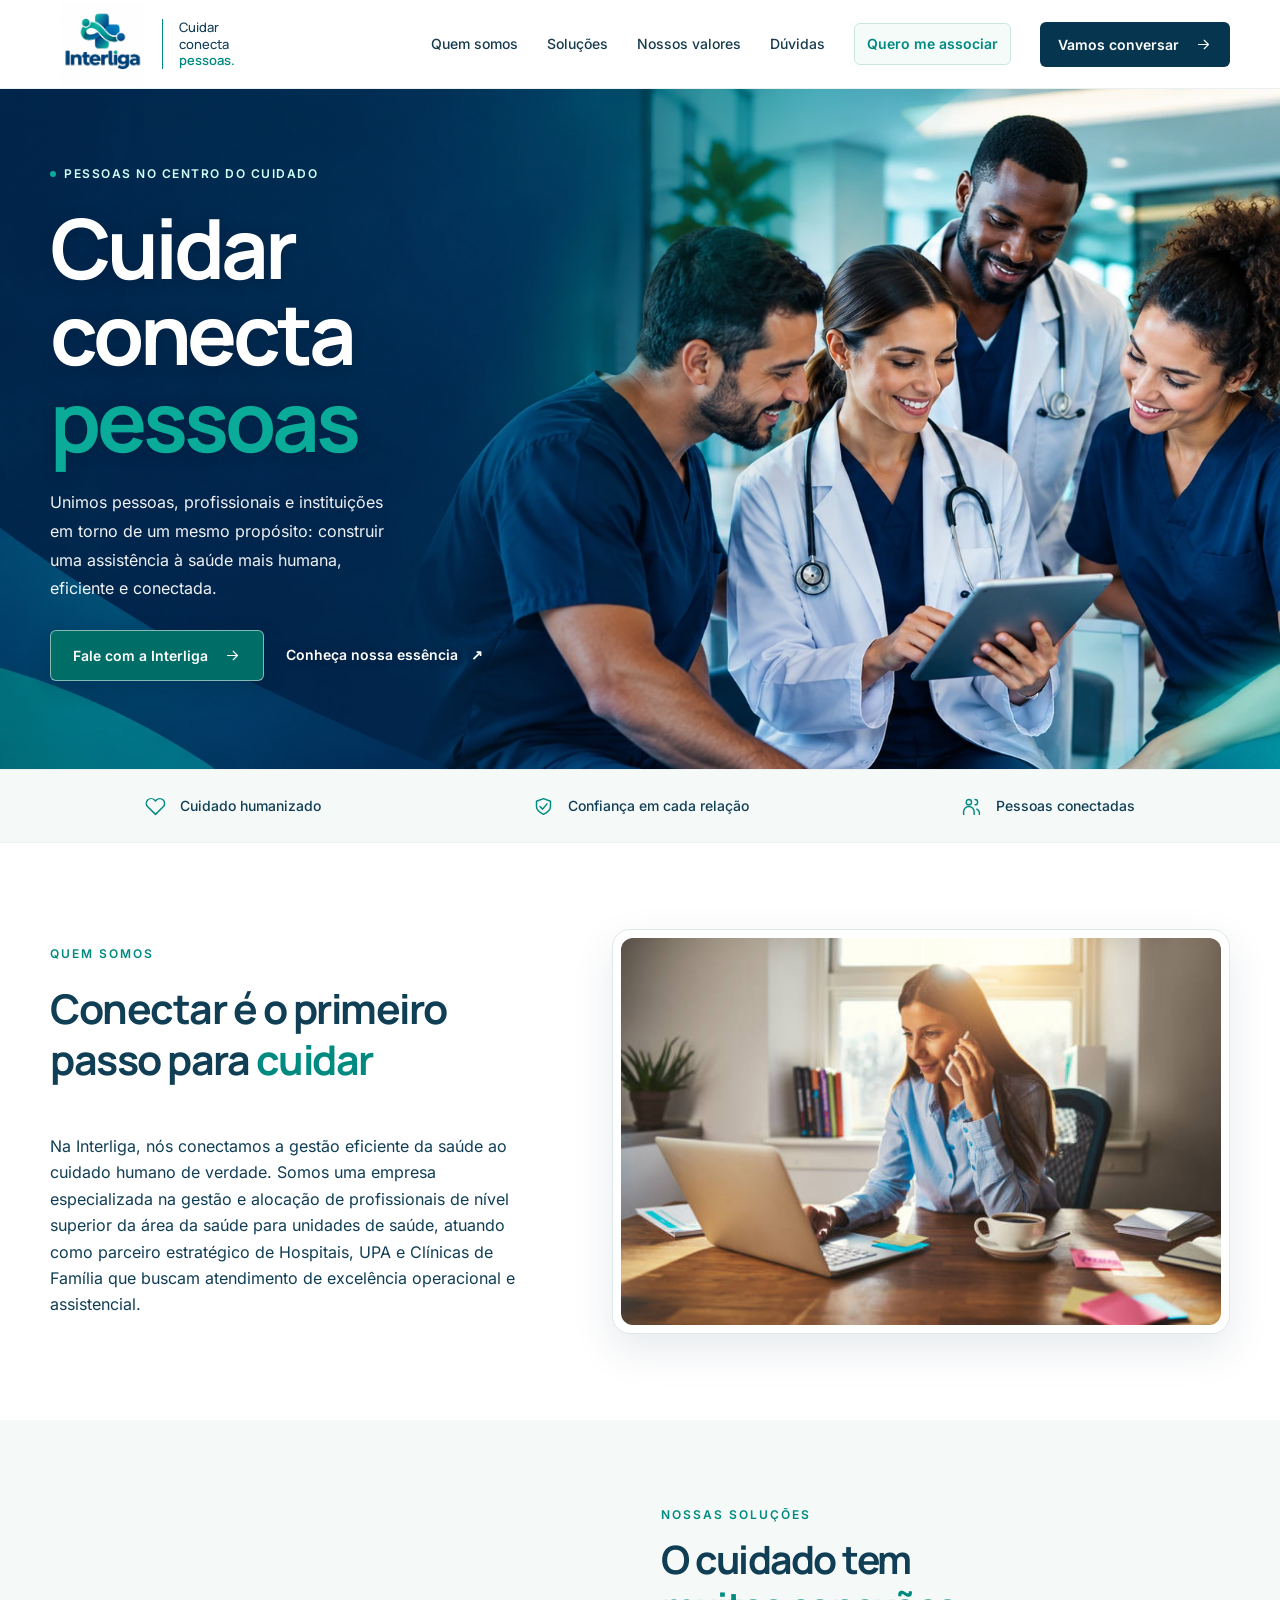
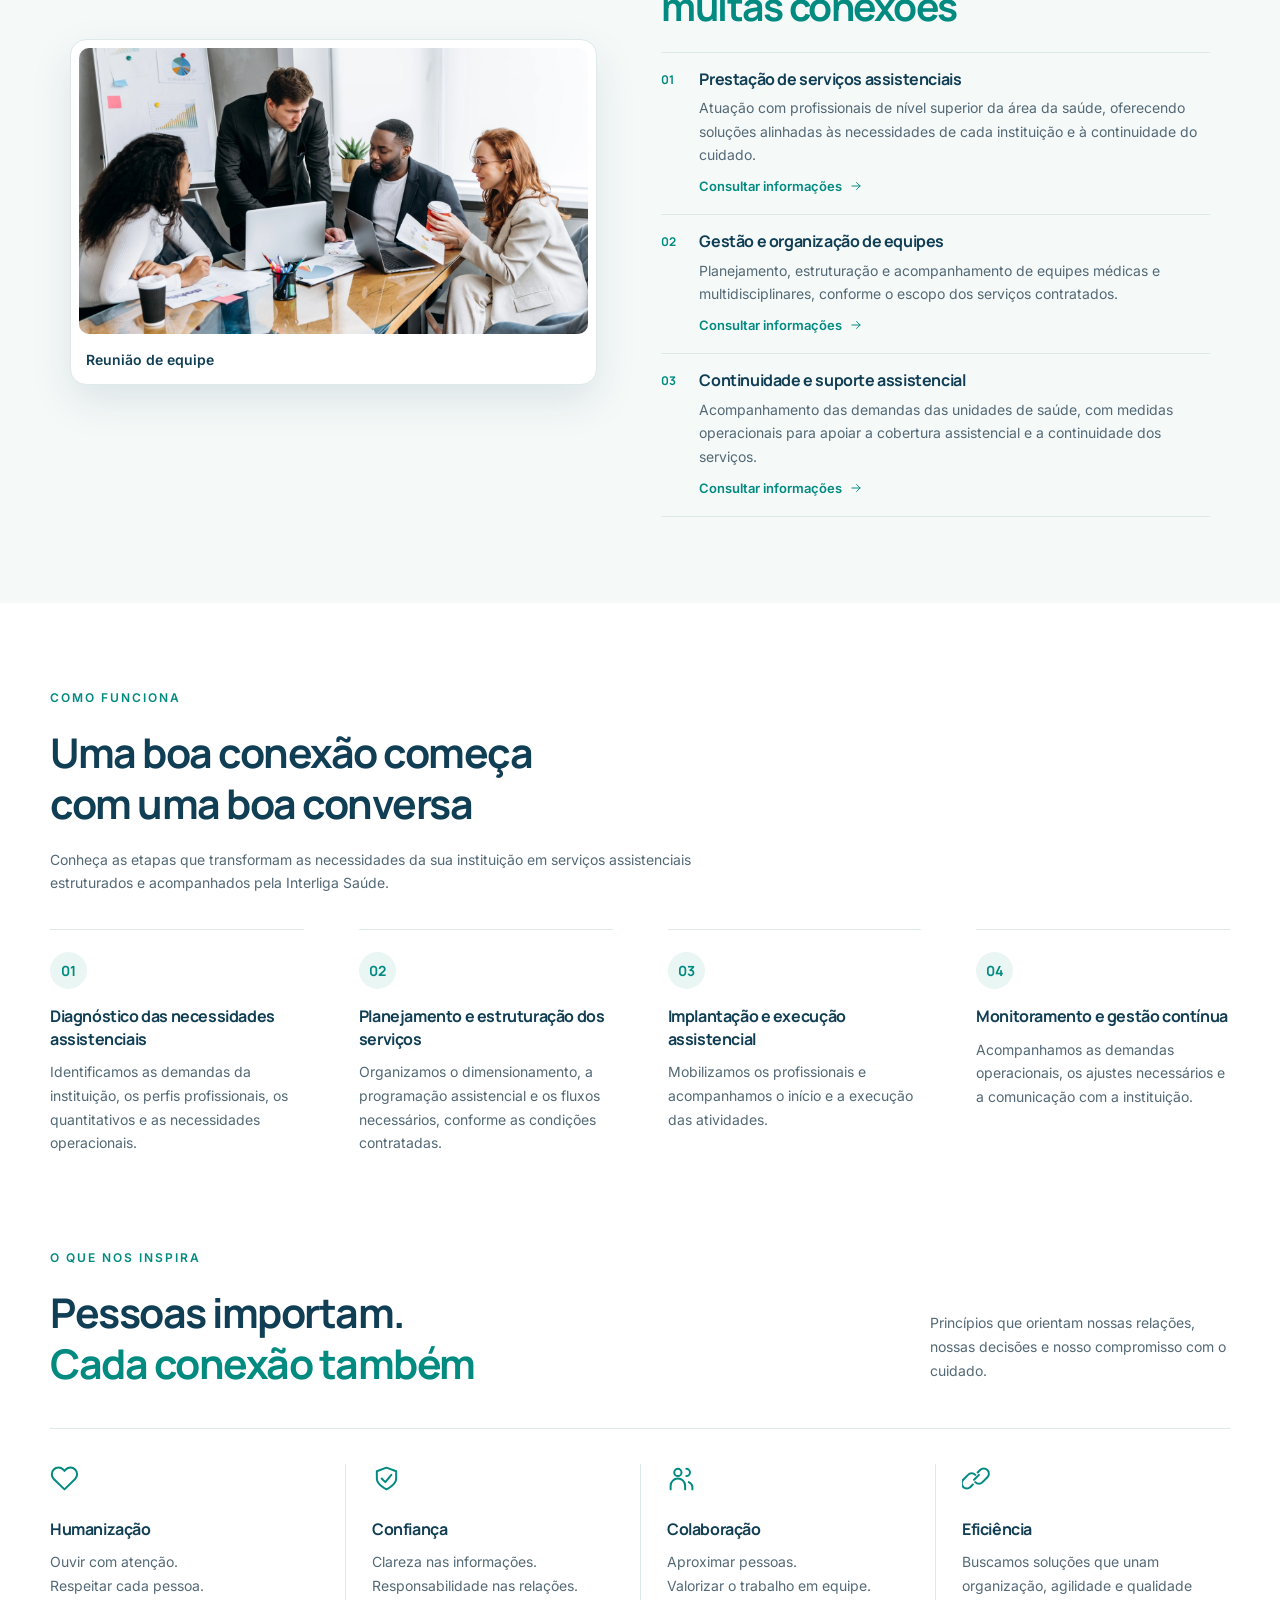
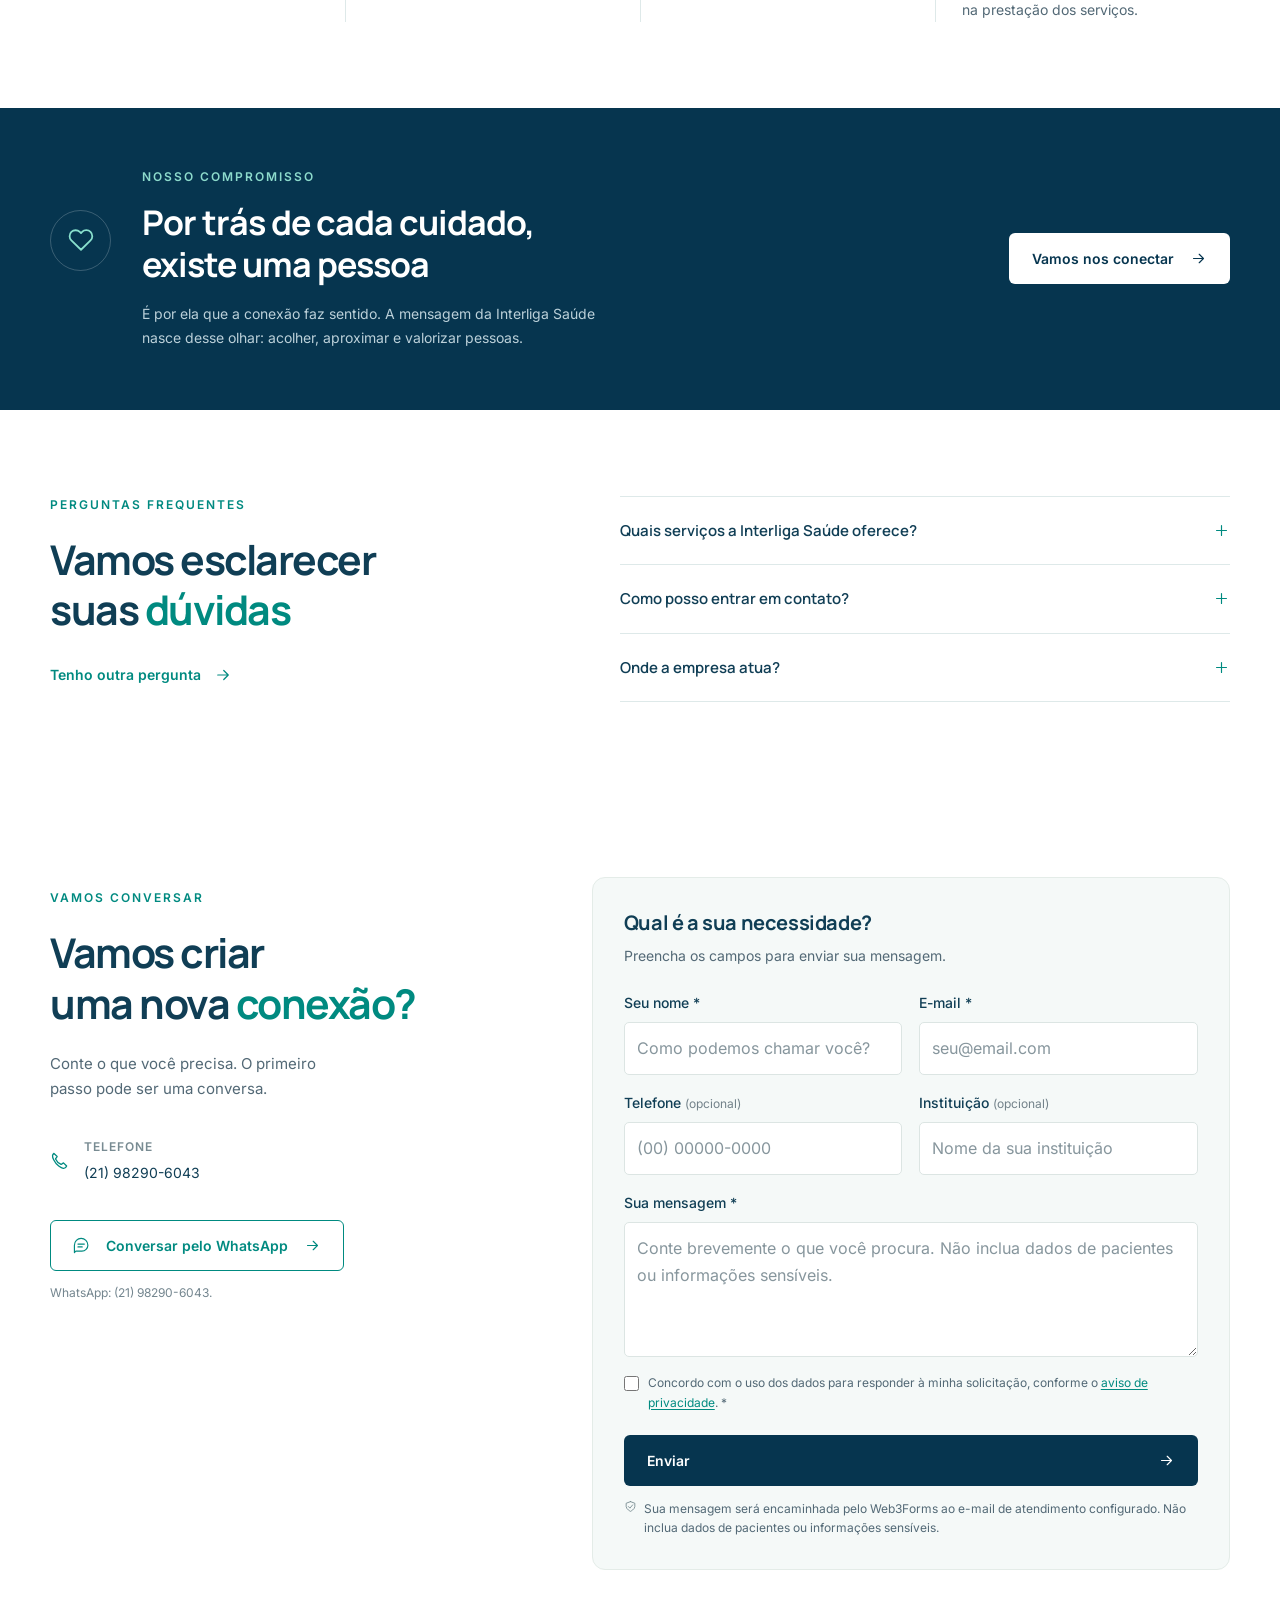
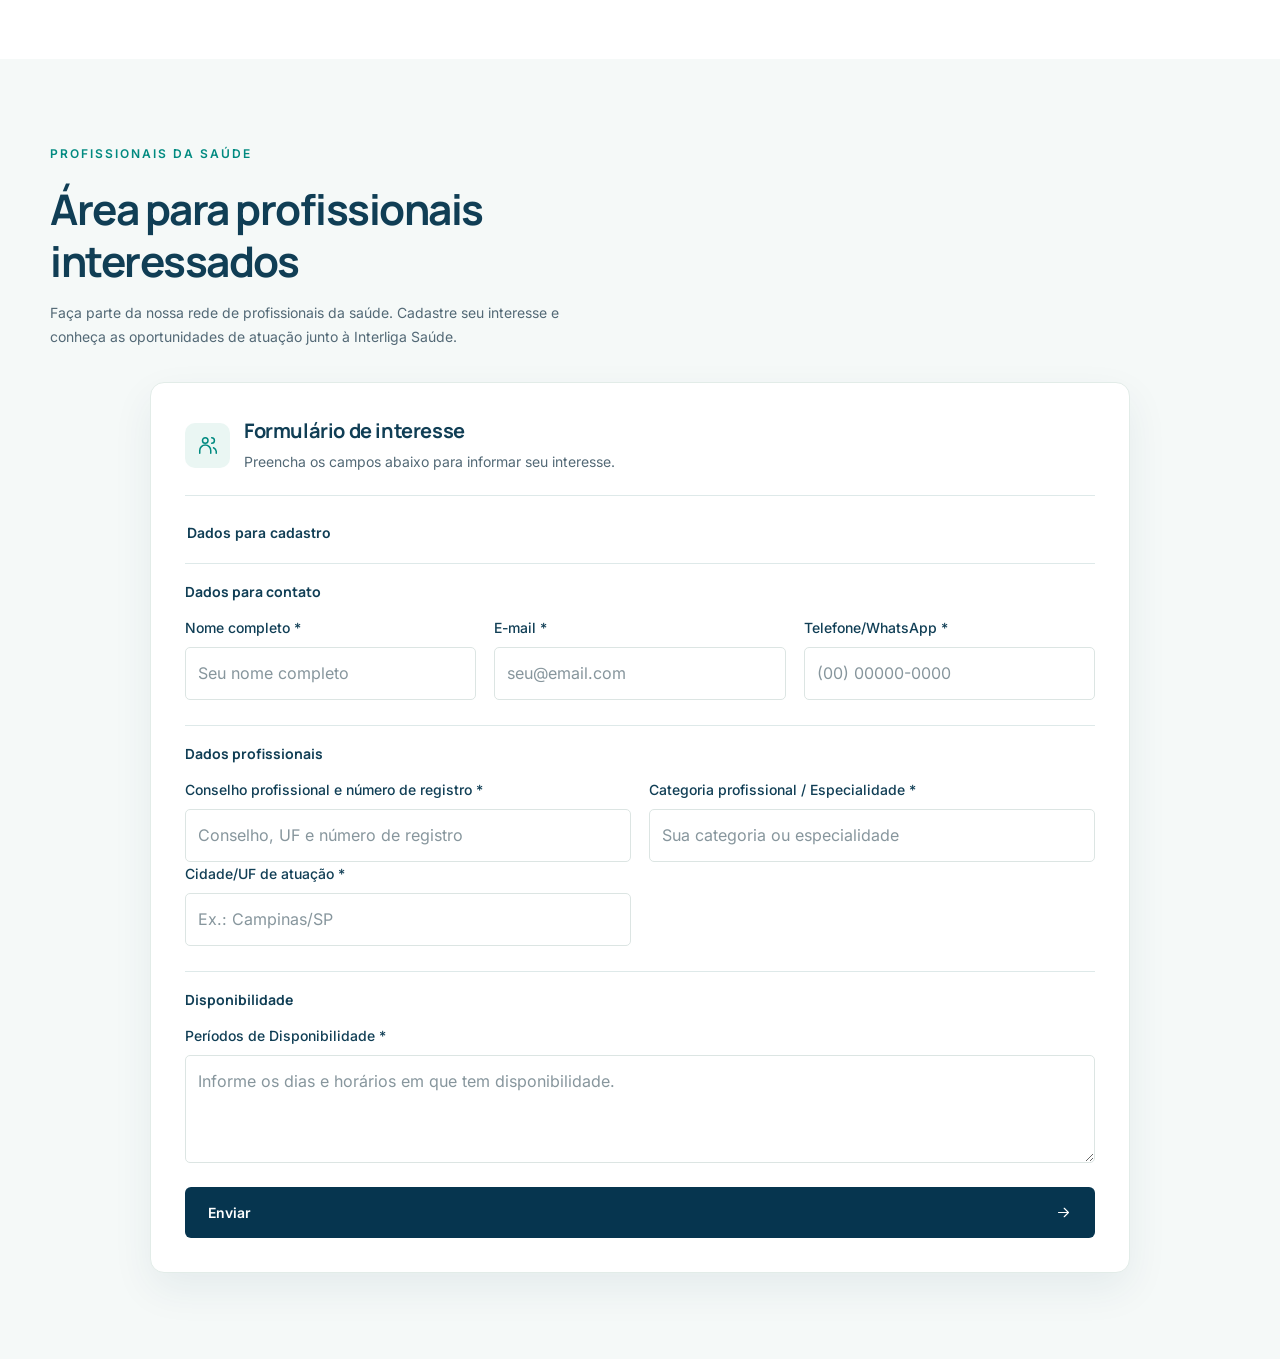
<file: index.html>
<!doctype html>
<html lang="pt-BR">
<head>
  <meta charset="utf-8">
  <meta name="viewport" content="width=device-width, initial-scale=1">
  <meta name="theme-color" content="#073f60">
  <meta name="description" content="Interliga Saúde. Cuidar conecta pessoas. Conheça nossa proposta de cuidado, nossos valores e os canais de contato da marca.">
  <meta name="keywords" content="Interliga Saúde, cuidado, humanização, saúde, conexão">
  <meta property="og:type" content="website">
  <meta property="og:site_name" content="Interliga Saúde">
  <meta property="og:title" content="Interliga Saúde — Cuidar conecta pessoas">
  <meta property="og:description" content="Pessoas no centro. Cuidado em cada conexão. Conheça a Interliga Saúde.">
  <meta property="og:image" content="assets/images/interliga-logo.webp">
  <meta name="twitter:card" content="summary">
  <meta name="twitter:title" content="Interliga Saúde — Cuidar conecta pessoas">
  <meta name="twitter:description" content="Pessoas no centro. Cuidado em cada conexão.">
  <meta name="twitter:image" content="assets/images/interliga-logo.webp">
  <title>Interliga Saúde — Cuidar conecta pessoas</title>
  <link rel="icon" type="image/webp" href="assets/images/interliga-logo.webp">
  <link rel="stylesheet" href="assets/css/style.css">
  <script src="assets/js/config.js" defer></script>
  <script src="assets/js/script.js" defer></script>
</head>
<body>
  <a class="skip-link" href="#main">Pular para o conteúdo</a>
  <svg class="icon-defs" xmlns="http://www.w3.org/2000/svg" aria-hidden="true"><defs>
    <symbol id="icon-arrow" viewBox="0 0 24 24"><path d="M5 12h14m-6-6 6 6-6 6"/></symbol>
    <symbol id="icon-heart" viewBox="0 0 24 24"><path d="M20.8 4.6a5.5 5.5 0 0 0-7.8 0L12 5.7l-1.1-1.1a5.5 5.5 0 0 0-7.8 7.8L12 21l8.8-8.6a5.5 5.5 0 0 0 0-7.8Z"/></symbol>
    <symbol id="icon-shield" viewBox="0 0 24 24"><path d="m12 3 8 3v6c0 5-8 9-8 9s-8-4-8-9V6l8-3Z"/><path d="m8 12 3 3 5-6"/></symbol>
    <symbol id="icon-users" viewBox="0 0 24 24"><circle cx="9" cy="7" r="3"/><path d="M3 21v-3a6 6 0 0 1 12 0v3m1-17a3 3 0 0 1 0 6m2 5a5 5 0 0 1 3 4v2"/></symbol>
    <symbol id="icon-chat" viewBox="0 0 24 24"><path d="M21 11.5a8.5 8.5 0 0 1-8.5 8.5H4l-2 2V11.5a9.5 9.5 0 0 1 19 0Z"/><path d="M7 10h9M7 14h6"/></symbol>
    <symbol id="icon-plus" viewBox="0 0 24 24"><path d="M12 5v14M5 12h14"/></symbol>
    <symbol id="icon-mail" viewBox="0 0 24 24"><rect x="3" y="5" width="18" height="14" rx="2"/><path d="m3 7 9 6 9-6"/></symbol>
    <symbol id="icon-phone" viewBox="0 0 24 24"><path d="m5 3 4 4-2 3a14 14 0 0 0 7 7l3-2 4 4c-2 5-6 3-10 0S0 6 5 3Z"/></symbol>
    <symbol id="icon-location" viewBox="0 0 24 24"><path d="M19 10c0 5-7 11-7 11S5 15 5 10a7 7 0 1 1 14 0Z"/><circle cx="12" cy="10" r="2.5"/></symbol>
    <symbol id="icon-link" viewBox="0 0 24 24"><path d="m10 13 4-4m-5 8-2 2a4 4 0 0 1-6-6l4-4a4 4 0 0 1 6 0m2-2 2-2a4 4 0 0 1 6 6l-4 4a4 4 0 0 1-6 0"/></symbol>
  </defs></svg>
  <header class="site-header">
    <div class="container header-inner">
      <a class="brand" href="#inicio" aria-label="Interliga Saúde — início"><img src="assets/images/interliga-logo.webp" alt="Interliga" width="108" height="108"><span class="brand-descriptor">Cuidar<br>conecta<br><span class="brand-tagline-accent">pessoas.</span></span></a>
      <button class="menu-toggle" id="menu-toggle" type="button" aria-label="Abrir menu de navegação" aria-controls="site-nav" aria-expanded="false"><span></span><span></span><span></span></button>
      <nav class="site-nav" id="site-nav" aria-label="Navegação principal">
        <a href="#sobre">Quem somos</a><a href="#solucoes">Soluções</a><a href="#diferenciais">Nossos valores</a><a href="#duvidas">Dúvidas</a><a class="nav-associate-link" href="#associar">Quero me associar</a>
        <a class="button button-small button-primary" href="#contato">Vamos conversar <svg class="icon" aria-hidden="true"><use href="#icon-arrow"/></svg></a>
      </nav>
    </div>
  </header>
  <main id="main">
    <section class="hero" id="inicio" aria-labelledby="hero-title" aria-describedby="hero-image-description">
      <div class="container hero-layout">
        <div class="hero-copy">
          <p class="eyebrow"><span class="eyebrow-dot"></span> PESSOAS NO CENTRO DO CUIDADO</p>
          <h1 id="hero-title">Cuidar<br>conecta<br><span>pessoas</span></h1>
          <p class="hero-description">Unimos pessoas, profissionais e instituições em torno de um mesmo propósito: construir uma assistência à saúde mais humana, eficiente e conectada.</p>
          <div class="hero-actions"><a class="button button-primary" href="#contato">Fale com a Interliga <svg class="icon" aria-hidden="true"><use href="#icon-arrow"/></svg></a><a class="text-link" href="#sobre">Conheça nossa essência <span aria-hidden="true">↗</span></a></div>

        </div>

      </div>

      <p id="hero-image-description" class="hero-image-description">Imagem ilustrativa de profissionais de saúde colaborando em uma clínica moderna.</p>
    </section>
    <div class="principle-strip"><div class="container principle-inner"><span><svg class="icon" aria-hidden="true"><use href="#icon-heart"/></svg> Cuidado humanizado</span><span><svg class="icon" aria-hidden="true"><use href="#icon-shield"/></svg> Confiança em cada relação</span><span><svg class="icon" aria-hidden="true"><use href="#icon-users"/></svg> Pessoas conectadas</span></div></div>
    <section class="section about" id="sobre" aria-labelledby="about-title">
      <div class="container about-layout">
        <div class="about-heading"><p class="eyebrow">QUEM SOMOS</p><h2 id="about-title">Conectar é o primeiro<br>passo para <span class="teal-text">cuidar</span></h2></div>
        <div class="about-copy"><p class="lead">Na Interliga, nós conectamos a gestão eficiente da saúde ao cuidado humano de verdade. Somos uma empresa especializada na gestão e alocação de profissionais de nível superior da área da saúde para unidades de saúde, atuando como parceiro estratégico de Hospitais, UPA e Clínicas de Família que buscam atendimento de excelência operacional e assistencial.</p></div>
        <figure class="about-image"><img src="assets/images/conectar.jpg" alt="Pessoa em ambiente de trabalho, falando ao telefone diante de um computador." width="612" height="395" loading="lazy" decoding="async"></figure>
      </div>
    </section>
    <section class="section solutions" id="solucoes" aria-labelledby="solutions-title">
      <div class="container">
        <div class="solutions-layout">
          <figure class="solutions-image">
            <div class="solutions-image-frame">
              <img class="solutions-feature-image" src="assets/images/doodle-group-meeting.webp" alt="Pessoas reunidas ao redor de uma mesa, conversando diante de documentos e computadores. Imagem ilustrativa." width="1460" height="820" loading="lazy" decoding="async">
            </div>
            <figcaption class="solutions-image-caption">
              <span class="solutions-feature-copy">Reunião de equipe</span>
            </figcaption>
          </figure>
          <div class="solutions-content">
            <p class="eyebrow">NOSSAS SOLUÇÕES</p>
            <h2 id="solutions-title">O cuidado tem<br><span class="teal-text">muitas conexões</span></h2>
            <div class="solution-list" id="solutions-list">
              <article class="solution-item">
                <span class="solution-item-number" aria-hidden="true">01</span>
                <div><h3>Prestação de serviços assistenciais</h3><p>Atuação com profissionais de nível superior da área da saúde, oferecendo soluções alinhadas às necessidades de cada instituição e à continuidade do cuidado.</p><a href="#contato" class="card-link">Consultar informações <svg class="icon" aria-hidden="true"><use href="#icon-arrow"/></svg></a></div>
              </article>
              <article class="solution-item">
                <span class="solution-item-number" aria-hidden="true">02</span>
                <div><h3>Gestão e organização de equipes</h3><p>Planejamento, estruturação e acompanhamento de equipes médicas e multidisciplinares, conforme o escopo dos serviços contratados.</p><a href="#contato" class="card-link">Consultar informações <svg class="icon" aria-hidden="true"><use href="#icon-arrow"/></svg></a></div>
              </article>
              <article class="solution-item">
                <span class="solution-item-number" aria-hidden="true">03</span>
                <div><h3>Continuidade e suporte assistencial</h3><p>Acompanhamento das demandas das unidades de saúde, com medidas operacionais para apoiar a cobertura assistencial e a continuidade dos serviços.</p><a href="#contato" class="card-link">Consultar informações <svg class="icon" aria-hidden="true"><use href="#icon-arrow"/></svg></a></div>
              </article>
            </div>
          </div>
        </div>
      </div>
    </section>
    <section class="section process" id="como-funciona" aria-labelledby="process-title"><div class="container"><div class="compact-heading"><p class="eyebrow">COMO FUNCIONA</p><h2 id="process-title">Uma boa conexão começa<br>com uma boa conversa</h2><p>Conheça as etapas que transformam as necessidades da sua instituição em serviços assistenciais estruturados e acompanhados pela Interliga Saúde.</p></div><div class="steps">
  <article><span class="step-number">01</span><h3>Diagnóstico das necessidades assistenciais</h3><p>Identificamos as demandas da instituição, os perfis profissionais, os quantitativos e as necessidades operacionais.</p></article>
  <article><span class="step-number">02</span><h3>Planejamento e estruturação dos serviços</h3><p>Organizamos o dimensionamento, a programação assistencial e os fluxos necessários, conforme as condições contratadas.</p></article>
  <article><span class="step-number">03</span><h3>Implantação e execução assistencial</h3><p>Mobilizamos os profissionais e acompanhamos o início e a execução das atividades.</p></article>
  <article><span class="step-number">04</span><h3>Monitoramento e gestão contínua</h3><p>Acompanhamos as demandas operacionais, os ajustes necessários e a comunicação com a instituição.</p></article>
</div></div></section>
    <section class="section differences" id="diferenciais" aria-labelledby="differences-title"><div class="container"><div class="section-heading"><div><p class="eyebrow">O QUE NOS INSPIRA</p><h2 id="differences-title">Pessoas importam.<br><span class="teal-text">Cada conexão também</span></h2></div><p>Princípios que orientam nossas relações, nossas decisões e nosso compromisso com o cuidado.</p></div><div class="values"><article><svg class="icon" aria-hidden="true"><use href="#icon-heart"/></svg><h3>Humanização</h3><p>Ouvir com atenção.<br>Respeitar cada pessoa.</p></article><article><svg class="icon" aria-hidden="true"><use href="#icon-shield"/></svg><h3>Confiança</h3><p>Clareza nas informações.<br>Responsabilidade nas relações.</p></article><article><svg class="icon" aria-hidden="true"><use href="#icon-users"/></svg><h3>Colaboração</h3><p>Aproximar pessoas.<br>Valorizar o trabalho em equipe.</p></article><article><svg class="icon" aria-hidden="true"><use href="#icon-link"/></svg><h3>Eficiência</h3><p>Buscamos soluções que unam organização, agilidade e qualidade na prestação dos serviços.</p></article></div></div></section>
    <section class="commitment" aria-labelledby="commitment-title"><div class="container commitment-inner"><div class="commitment-mark"><svg class="icon" aria-hidden="true"><use href="#icon-heart"/></svg></div><div><p class="eyebrow">NOSSO COMPROMISSO</p><h2 id="commitment-title">Por trás de cada cuidado,<br>existe uma pessoa</h2><p>É por ela que a conexão faz sentido. A mensagem da Interliga Saúde nasce desse olhar: acolher, aproximar e valorizar pessoas.</p></div><a class="button button-white" href="#contato">Vamos nos conectar <svg class="icon" aria-hidden="true"><use href="#icon-arrow"/></svg></a></div></section>
    <section class="section faq" id="duvidas" aria-labelledby="faq-title"><div class="container faq-layout"><div class="faq-intro"><p class="eyebrow">PERGUNTAS FREQUENTES</p><h2 id="faq-title">Vamos esclarecer<br>suas <span class="teal-text">dúvidas</span></h2><a class="text-link" href="#contato">Tenho outra pergunta <svg class="icon" aria-hidden="true"><use href="#icon-arrow"/></svg></a></div><div class="faq-items"><details><summary>Quais serviços a Interliga Saúde oferece?<svg class="icon" aria-hidden="true"><use href="#icon-plus"/></svg></summary><p>A Interliga Saúde atua na prestação e gestão de serviços assistenciais, com planejamento e organização de equipes, gestão de escalas e acompanhamento operacional, de acordo com as necessidades e os serviços contratados por cada instituição.</p></details><details><summary>Como posso entrar em contato?<svg class="icon" aria-hidden="true"><use href="#icon-plus"/></svg></summary><p>Entre em contato pelo WhatsApp (21) 98290-6043 ou envie sua mensagem pelo formulário disponível em nosso site.</p></details><details><summary>Onde a empresa atua?<svg class="icon" aria-hidden="true"><use href="#icon-plus"/></svg></summary><p>A Interliga Saúde atua em unidades de saúde, incluindo Unidades de Pronto Atendimento (UPAs) e unidades de atenção básica, conforme os serviços contratados.</p></details><details hidden><summary>Quais instituições são atendidas?<svg class="icon" aria-hidden="true"><use href="#icon-plus"/></svg></summary><p>A relação de instituições e clientes ainda não foi fornecida. Nomes e marcas só serão divulgados depois da confirmação da empresa e da autorização para uso.</p></details></div></div></section>

    <section class="section contact" id="contato" aria-labelledby="contact-title"><div class="container contact-layout"><div class="contact-copy"><p class="eyebrow">VAMOS CONVERSAR</p><h2 id="contact-title">Vamos criar<br>uma nova <span class="teal-text">conexão?</span></h2><p class="contact-lead">Conte o que você precisa. O primeiro passo pode ser uma conversa.</p><div class="contact-info"><div><svg class="icon" aria-hidden="true"><use href="#icon-phone"/></svg><div><span>TELEFONE</span><p id="contact-phone">(21) 98290-6043</p></div></div></div><button class="button button-outline" id="whatsapp-contact" type="button"><svg class="icon" aria-hidden="true"><use href="#icon-chat"/></svg> Conversar pelo WhatsApp <svg class="icon" aria-hidden="true"><use href="#icon-arrow"/></svg></button><p class="channel-note">WhatsApp: (21) 98290-6043.</p><p id="channel-status" class="channel-status" role="status" aria-live="polite"></p></div><div class="form-panel"><div class="form-heading"><h3>Qual é a sua necessidade?</h3><p>Preencha os campos para enviar sua mensagem.</p></div><form id="contact-form" action="https://api.web3forms.com/submit" method="POST" novalidate><div class="form-row"><div class="form-field"><label for="name">Seu nome <span aria-hidden="true">*</span></label><input id="name" name="name" type="text" required minlength="2" maxlength="100" autocomplete="name" placeholder="Como podemos chamar você?" aria-describedby="name-error"><p id="name-error" class="field-error"></p></div><div class="form-field"><label for="email">E-mail <span aria-hidden="true">*</span></label><input id="email" name="email" type="email" required maxlength="254" autocomplete="email" placeholder="seu@email.com" aria-describedby="email-error"><p id="email-error" class="field-error"></p></div></div><div class="form-row"><div class="form-field"><label for="phone">Telefone <span class="optional">(opcional)</span></label><input id="phone" name="phone" type="tel" maxlength="22" autocomplete="tel" placeholder="(00) 00000-0000" aria-describedby="phone-error"><p id="phone-error" class="field-error"></p></div><div class="form-field"><label for="organization">Instituição <span class="optional">(opcional)</span></label><input id="organization" name="institution" type="text" maxlength="150" autocomplete="organization" placeholder="Nome da sua instituição" aria-describedby="organization-error"><p id="organization-error" class="field-error"></p></div></div><div class="form-field"><label for="message">Sua mensagem <span aria-hidden="true">*</span></label><textarea id="message" name="message" required minlength="10" maxlength="2000" rows="4" placeholder="Conte brevemente o que você procura. Não inclua dados de pacientes ou informações sensíveis." aria-describedby="message-error"></textarea><p id="message-error" class="field-error"></p></div><div class="honeypot" aria-hidden="true"><label for="website">Não preencha este campo</label><input type="text" id="website" name="website" tabindex="-1" autocomplete="off"></div><label class="consent-label" for="consent"><input type="checkbox" id="consent" name="consent" required aria-describedby="consent-error"><span>Concordo com o uso dos dados para responder à minha solicitação, conforme o <a href="privacy.html">aviso de privacidade</a>. <span aria-hidden="true">*</span></span></label><p id="consent-error" class="field-error"></p><button class="button button-primary form-submit" id="send-message" type="submit">Enviar <svg class="icon" aria-hidden="true"><use href="#icon-arrow"/></svg></button><p class="form-disclaimer"><svg class="icon" aria-hidden="true"><use href="#icon-shield"/></svg> Sua mensagem será encaminhada pelo Web3Forms ao e-mail de atendimento configurado. Não inclua dados de pacientes ou informações sensíveis.</p><p id="form-status" class="form-status" role="status" aria-live="polite"></p></form></div></div></section>
    <section class="section association" id="associar" aria-labelledby="association-title">
      <div class="container">
        <div class="association-heading">
          <div>
            <p class="eyebrow">PROFISSIONAIS DA SAÚDE</p>
            <h2 id="association-title">Área para profissionais interessados</h2>
            <p class="association-intro-copy">Faça parte da nossa rede de profissionais da saúde. Cadastre seu interesse e conheça as oportunidades de atuação junto à Interliga Saúde.</p>
          </div>
        </div>
        <div class="association-card">
          <div class="association-card-heading">
            <div class="icon-box"><svg class="icon" aria-hidden="true"><use href="#icon-users"/></svg></div>
            <div><h3>Formulário de interesse</h3><p>Preencha os campos abaixo para informar seu interesse.</p></div>
          </div>
          <form class="association-form" id="association-form" action="https://api.web3forms.com/submit" method="post" novalidate>
            <fieldset class="association-fields">
              <legend class="association-legend">Dados para cadastro</legend>
              <div class="association-groups">
                <div class="association-group association-group--contact" role="group" aria-labelledby="association-contact-title">
                  <h4 id="association-contact-title">Dados para contato</h4>
                  <div class="association-field-grid association-field-grid--contact">
                    <div class="form-field association-field"><label for="assoc-name">Nome completo <span aria-hidden="true">*</span></label><input id="assoc-name" name="fullName" type="text" required minlength="3" maxlength="120" autocomplete="name" placeholder="Seu nome completo" aria-describedby="assoc-name-error"><p id="assoc-name-error" class="field-error"></p></div>
                    <div class="form-field association-field"><label for="assoc-email">E-mail <span aria-hidden="true">*</span></label><input id="assoc-email" name="email" type="email" required maxlength="254" autocomplete="email" placeholder="seu@email.com" aria-describedby="assoc-email-error"><p id="assoc-email-error" class="field-error"></p></div>
                    <div class="form-field association-field"><label for="assoc-phone">Telefone/WhatsApp <span aria-hidden="true">*</span></label><input id="assoc-phone" name="phone" type="tel" required maxlength="22" autocomplete="tel" placeholder="(00) 00000-0000" aria-describedby="assoc-phone-error"><p id="assoc-phone-error" class="field-error"></p></div>
                  </div>
                </div>
                <div class="association-group association-group--professional" role="group" aria-labelledby="association-professional-title">
                  <h4 id="association-professional-title">Dados profissionais</h4>
                  <div class="association-field-grid">

                    <div class="form-field association-field"><label for="assoc-registration">Conselho profissional e número de registro <span aria-hidden="true">*</span></label><input id="assoc-registration" name="professionalRegistration" type="text" required maxlength="120" autocomplete="off" placeholder="Conselho, UF e número de registro" aria-describedby="assoc-registration-error"><p id="assoc-registration-error" class="field-error"></p></div>
                    <div class="form-field association-field"><label for="assoc-category">Categoria profissional / Especialidade <span aria-hidden="true">*</span></label><input id="assoc-category" name="category" type="text" required maxlength="120" autocomplete="off" placeholder="Sua categoria ou especialidade" aria-describedby="assoc-category-error"><p id="assoc-category-error" class="field-error"></p></div>
                    <div class="form-field association-field"><label for="assoc-city">Cidade/UF de atuação <span aria-hidden="true">*</span></label><input id="assoc-city" name="cityUf" type="text" required maxlength="100" autocomplete="address-level2" placeholder="Ex.: Campinas/SP" aria-describedby="assoc-city-error"><p id="assoc-city-error" class="field-error"></p></div>
                  </div>
                </div>
                <div class="association-group association-group--availability" role="group" aria-labelledby="association-availability-title">
                  <h4 id="association-availability-title">Disponibilidade</h4>
                  <div class="form-field association-field"><label for="assoc-availability">Períodos de Disponibilidade <span aria-hidden="true">*</span></label><textarea id="assoc-availability" name="availability" required minlength="4" maxlength="500" rows="3" placeholder="Informe os dias e horários em que tem disponibilidade." aria-describedby="assoc-availability-error"></textarea><p id="assoc-availability-error" class="field-error"></p></div>
                </div>
              </div>
            </fieldset>
            <button class="button button-primary association-submit" id="association-submit" type="submit">Enviar <svg class="icon" aria-hidden="true"><use href="#icon-arrow"/></svg></button>
            <p id="association-form-status" class="form-status" role="status" aria-live="polite"></p>
          </form>
        </div>
      </div>
    </section>
  </main>
  <a class="association-floating" href="#associar" aria-label="Quero me associar" title="Quero me associar"><svg class="icon" aria-hidden="true"><use href="#icon-users"/></svg></a>
  <button class="whatsapp-floating" id="whatsapp-floating" type="button" aria-label="Abrir WhatsApp para (21) 98290-6043"><svg class="icon" aria-hidden="true"><use href="#icon-chat"/></svg></button>
</body>
</html>
</file>
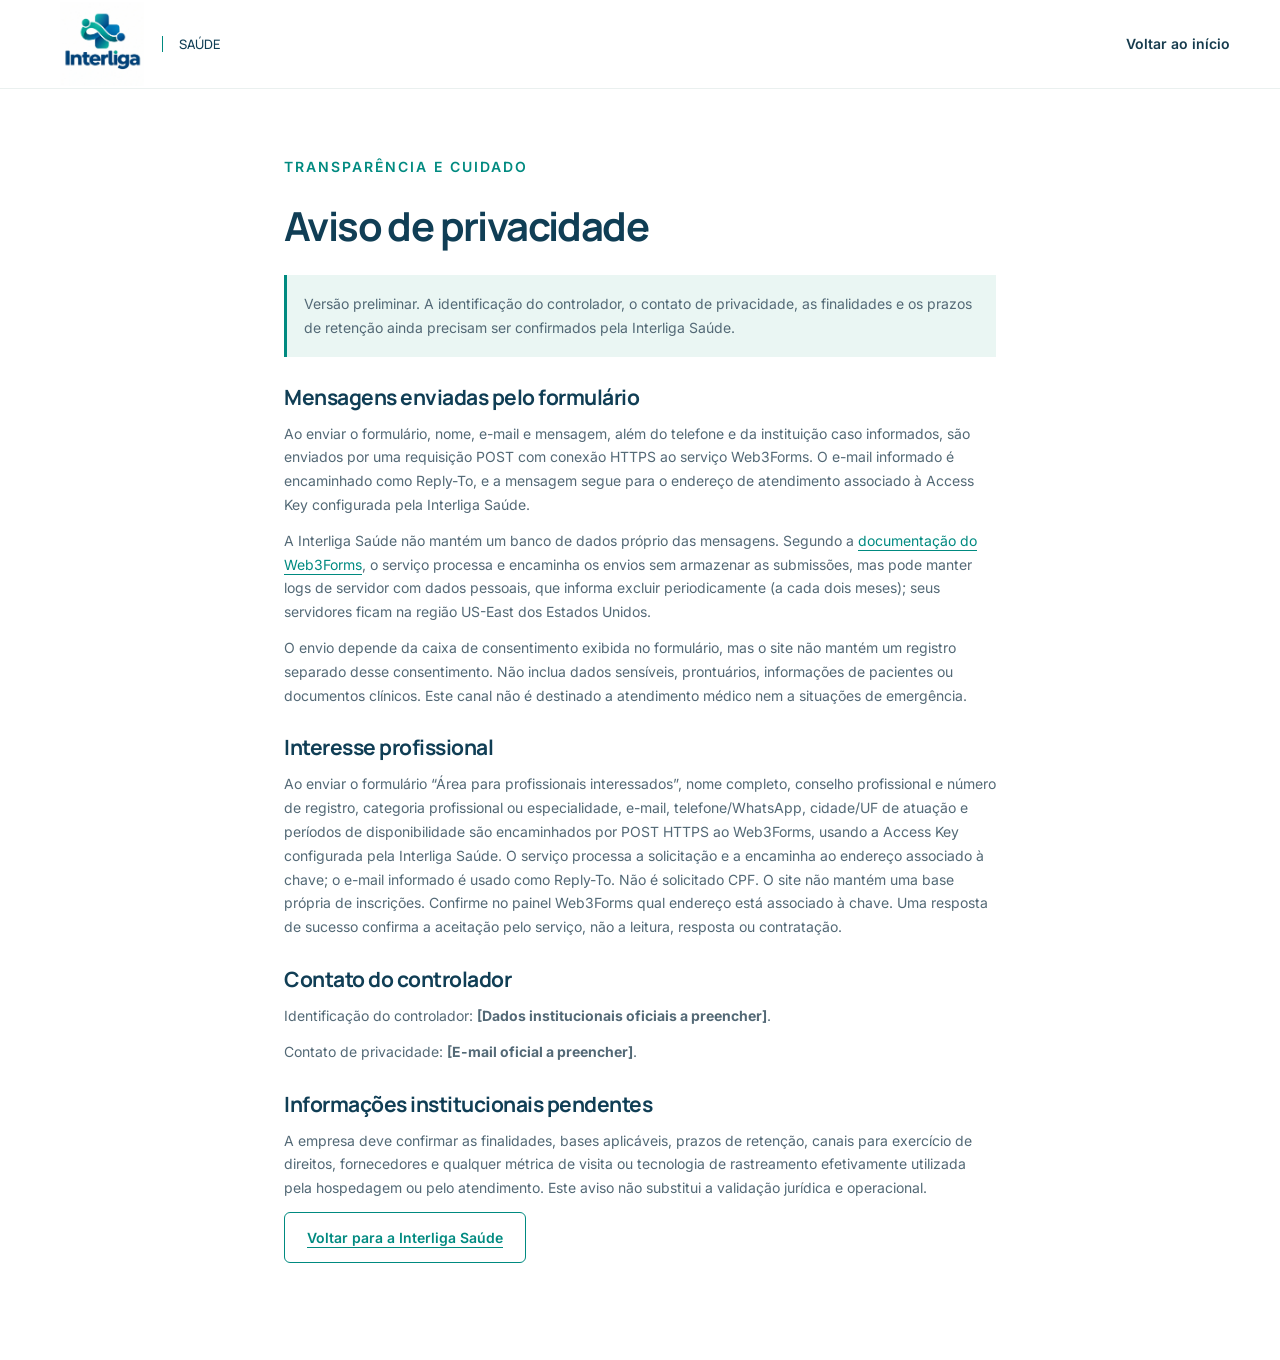
<file: privacy.html>
<!doctype html>
<html lang="pt-BR">
<head>
  <meta charset="utf-8">
  <meta name="viewport" content="width=device-width, initial-scale=1">
  <meta name="description" content="Aviso preliminar de privacidade da Interliga Saúde. Conheça o funcionamento do formulário e as informações pendentes para publicação.">
  <meta name="robots" content="noindex">
  <title>Aviso de privacidade — Interliga Saúde</title>
  <link rel="icon" type="image/webp" href="assets/images/interliga-logo.webp">
  <link rel="stylesheet" href="assets/css/style.css">
</head>
<body>
  <a class="skip-link" href="#main">Pular para o conteúdo</a>
  <header class="site-header"><div class="container header-inner"><a class="brand" href="index.html" aria-label="Interliga Saúde — início"><img src="assets/images/interliga-logo.webp" alt="Interliga" width="108" height="108"><span class="brand-descriptor">SAÚDE</span></a><a class="text-link" href="index.html">Voltar ao início</a></div></header>
  <main id="main" class="privacy-main">
    <p class="eyebrow">TRANSPARÊNCIA E CUIDADO</p>
    <h1>Aviso de privacidade</h1>
    <p class="privacy-notice">Versão preliminar. A identificação do controlador, o contato de privacidade, as finalidades e os prazos de retenção ainda precisam ser confirmados pela Interliga Saúde.</p>
    <h2>Mensagens enviadas pelo formulário</h2>
    <p>Ao enviar o formulário, nome, e-mail e mensagem, além do telefone e da instituição caso informados, são enviados por uma requisição POST com conexão HTTPS ao serviço Web3Forms. O e-mail informado é encaminhado como Reply-To, e a mensagem segue para o endereço de atendimento associado à Access Key configurada pela Interliga Saúde.</p>
    <p>A Interliga Saúde não mantém um banco de dados próprio das mensagens. Segundo a <a href="https://docs.web3forms.com/getting-started/faq">documentação do Web3Forms</a>, o serviço processa e encaminha os envios sem armazenar as submissões, mas pode manter logs de servidor com dados pessoais, que informa excluir periodicamente (a cada dois meses); seus servidores ficam na região US-East dos Estados Unidos.</p>
    <p>O envio depende da caixa de consentimento exibida no formulário, mas o site não mantém um registro separado desse consentimento. Não inclua dados sensíveis, prontuários, informações de pacientes ou documentos clínicos. Este canal não é destinado a atendimento médico nem a situações de emergência.</p>
    <h2>Interesse profissional</h2>
    <p>Ao enviar o formulário “Área para profissionais interessados”, nome completo, conselho profissional e número de registro, categoria profissional ou especialidade, e-mail, telefone/WhatsApp, cidade/UF de atuação e períodos de disponibilidade são encaminhados por POST HTTPS ao Web3Forms, usando a Access Key configurada pela Interliga Saúde. O serviço processa a solicitação e a encaminha ao endereço associado à chave; o e-mail informado é usado como Reply-To. Não é solicitado CPF. O site não mantém uma base própria de inscrições. Confirme no painel Web3Forms qual endereço está associado à chave. Uma resposta de sucesso confirma a aceitação pelo serviço, não a leitura, resposta ou contratação.</p>
    <h2>Contato do controlador</h2>
    <p>Identificação do controlador: <strong>[Dados institucionais oficiais a preencher]</strong>.</p>
    <p>Contato de privacidade: <strong>[E-mail oficial a preencher]</strong>.</p>
    <h2>Informações institucionais pendentes</h2>
    <p>A empresa deve confirmar as finalidades, bases aplicáveis, prazos de retenção, canais para exercício de direitos, fornecedores e qualquer métrica de visita ou tecnologia de rastreamento efetivamente utilizada pela hospedagem ou pelo atendimento. Este aviso não substitui a validação jurídica e operacional.</p>
    <p><a class="button button-outline" href="index.html">Voltar para a Interliga Saúde</a></p>
  </main>
</body>
</html>
</file>
<file: assets/css/style.css>
/* Fontes variáveis locais — preservam a tipografia Inter e Manrope da identidade atual. */
@font-face {
  font-family: 'Inter';
  font-style: normal;
  font-weight: 100 900;
  font-display: swap;
  src: url('../fonts/inter-latin.woff2') format('woff2');
}
@font-face {
  font-family: 'Manrope';
  font-style: normal;
  font-weight: 200 800;
  font-display: swap;
  src: url('../fonts/manrope-latin.woff2') format('woff2');
}

/* Interliga Saúde — identidade editorial original */
:root {
  --navy: #103e55;
  --navy-deep: #06354f;
  --blue: #0079a9;
  --teal: #008a80;
  --mint: #0aab98;
  --mint-light: #eaf6f3;
  --ink: #173c4e;
  --text: #536976;
  --line: #dee9e9;
  --paper: #f5f9f8;
  --white: #fff;
  --radius: 18px;
}
*, *::before, *::after { box-sizing: border-box; }
html { scroll-behavior: smooth; scroll-padding-top: 105px; }
body { margin: 0; color: var(--ink); background: var(--white); font-family: 'Inter', sans-serif; font-size: 15px; line-height: 1.7; -webkit-font-smoothing: antialiased; }
button, input, textarea { font: inherit; }
a { color: inherit; text-decoration: none; }
button { cursor: pointer; }
img { display: block; max-width: 100%; }
svg { display: inline-block; }
h1, h2, h3, p, figure { margin: 0; }
h1, h2, h3 { font-family: 'Manrope', sans-serif; color: var(--navy); }
h2 { font-size: clamp(30px, 3.2vw, 43px); line-height: 1.24; font-weight: 700; letter-spacing: -1.5px; }
h3 { font-size: 18px; line-height: 1.4; font-weight: 700; letter-spacing: -.4px; }
p { color: var(--text); }
::selection { background: #d5f0e9; color: var(--navy-deep); }
:focus-visible { outline: 3px solid var(--blue); outline-offset: 5px; }
.container { width: min(1180px, calc(100% - 80px)); margin-inline: auto; }
.section { padding: 86px 0; }
.icon-defs { position: absolute; width: 0; height: 0; overflow: hidden; }
.icon { width: 22px; height: 22px; fill: none; stroke: currentColor; stroke-width: 1.65; stroke-linecap: round; stroke-linejoin: round; flex-shrink: 0; }
.eyebrow { color: var(--teal); font-weight: 600; font-size: 10px; letter-spacing: 2px; line-height: 1.5; margin-bottom: 20px; }
.teal-text { color: var(--teal); }
.button { display: inline-flex; justify-content: center; align-items: center; gap: 16px; min-height: 51px; padding: 13px 22px; font-size: 12px; font-weight: 600; line-height: 1.5; border: 1px solid transparent; border-radius: 6px; transition: background .2s, transform .2s, box-shadow .2s; white-space: nowrap; }
.button:hover { transform: translateY(-2px); }
.button-primary { background: var(--navy-deep); color: white; }
.button-primary:hover { background: #075d73; box-shadow: 0 6px 18px #06354f15; }
.button .icon { width: 17px; height: 17px; }
.button-small { min-height: 43px; padding: 11px 17px; }
.button-outline { background: transparent; border-color: var(--teal); color: var(--teal); }
.button-outline:hover { background: var(--mint-light); }
.button-white { background: white; color: var(--navy-deep); }
.button-white:hover { background: #effbf6; }
.text-link { display: inline-flex; align-items: center; gap: 13px; font-size: 12px; font-weight: 600; border-bottom: 1px solid transparent; padding-block: 10px; }
.text-link:hover { color: var(--teal); border-color: var(--teal); }
.text-link .icon { width: 18px; height: 18px; }
.skip-link { position: fixed; top: -100px; left: 20px; padding: 12px 20px; background: white; z-index: 200; border: 2px solid var(--navy); }
.skip-link:focus { top: 10px; }
.site-header { position: sticky; top: 0; z-index: 50; background: #fffffffa; border-bottom: 1px solid #eaf0ef; }
.header-inner { display: flex; align-items: center; justify-content: space-between; height: 88px; }
.brand { display: flex; align-items: center; gap: 9px; flex-shrink: 0; }
.brand img { width: 103px; height: 103px; object-fit: contain; }
.brand-descriptor { font-family: 'Manrope', sans-serif; font-size: 10px; letter-spacing: 3px; font-weight: 700; color: var(--teal); padding: 4px 0 4px 15px; border-left: 1px solid var(--line); }
.site-nav { display: flex; align-items: center; gap: 29px; font-size: 12px; font-weight: 500; }
.site-nav > a:not(.button) { transition: color .2s; }
.site-nav > a:not(.button):hover { color: var(--teal); }
.menu-toggle { display: none; }
.hero { padding: 55px 0 37px; overflow: hidden; }
.hero-layout { display: grid; grid-template-columns: 1fr 1.06fr; gap: 48px; align-items: center; }
.hero-copy { padding-block: 15px 21px; }
.hero-copy .eyebrow { display: flex; align-items: center; gap: 8px; letter-spacing: 1.5px; margin-bottom: 22px; }
.eyebrow-dot { width: 6px; height: 6px; background: var(--mint); border-radius: 50%; }
h1 { font-size: clamp(61px, 6.5vw, 83px); line-height: 1.04; letter-spacing: -4px; font-weight: 700; }
h1 span { color: var(--mint); }
.hero-description { max-width: 355px; margin-top: 24px; font-size: 14px; line-height: 1.8; }
.hero-actions { display: flex; align-items: center; gap: 22px; margin-top: 27px; }
.hero-caption { display: flex; align-items: center; gap: 10px; font-size: 11px; margin-top: 29px; }
.mini-line { height: 1px; width: 25px; background: var(--teal); }
.hero-visual { padding-top: 13px; }
.hero-photo-wrap { position: relative; padding: 10px 10px 0 0; }
.hero-photo-wrap::before { content: ''; position: absolute; inset: 0 0 auto auto; width: 56%; height: 70%; background: #cdf0e7; border-radius: 95px 22px 14px 14px; z-index: -1; }
.hero-photo { width: 100%; height: 469px; object-fit: cover; object-position: 65% center; border-radius: 85px 17px 85px 17px; background: #eaf5f3; }
.hero-visual figcaption { display: flex; justify-content: space-between; padding: 15px 14px 0 0; font-size: 10px; color: var(--text); }
.hero-visual figcaption span:first-child { font-size: 9px; letter-spacing: 1.7px; font-weight: 500; }
.principle-strip { background: var(--paper); border-block: 1px solid #edf2f0; }
.principle-inner { display: flex; justify-content: space-between; align-items: center; padding-block: 24px; max-width: 990px; }
.principle-inner > span { display: flex; align-items: center; gap: 14px; color: var(--navy); font-size: 12px; font-weight: 500; }
.principle-inner .icon { color: var(--teal); width: 21px; height: 21px; }
.about-layout { display: grid; grid-template-columns: 1fr 1fr; gap: 90px; align-items: start; }
.about-copy { padding-top: 28px; }
.about-copy .lead { color: var(--navy); font-size: 17px; line-height: 1.65; }
.about-copy > p + p { margin-top: 14px; }
.about-copy p { font-size: 13px; }
.about-copy .editorial-note { font-size: 10px; color: #74868f; padding-left: 13px; border-left: 2px solid #dce9e5; }
.solutions { background: var(--paper); }
.section-heading { display: flex; justify-content: space-between; gap: 50px; align-items: flex-end; margin-bottom: 39px; }
.section-heading > p { max-width: 300px; font-size: 13px; padding-bottom: 6px; }
.solution-grid { display: grid; grid-template-columns: repeat(3, 1fr); gap: 19px; }
.solution-card { padding: 28px; background: white; border: 1px solid #e1eae7; border-radius: 11px; transition: transform .2s, border-color .2s; }
.solution-card:hover { transform: translateY(-4px); border-color: #9ed4c8; }
.card-top { display: flex; justify-content: space-between; align-items: center; margin-bottom: 22px; }
.icon-box { height: 45px; width: 45px; border-radius: 10px; color: var(--teal); background: var(--mint-light); display: grid; place-items: center; }
.card-number { font-family: 'Manrope', sans-serif; color: #a7babd; font-size: 14px; }
.pending-label { font-size: 8px; font-weight: 600; letter-spacing: 1.1px; color: #72848b; margin-bottom: 8px; }
.solution-card h3 { font-size: 16px; }
.solution-card > p:not(.pending-label) { font-size: 12px; margin-top: 12px; }
.card-link { margin-top: 24px; display: flex; justify-content: space-between; align-items: center; font-size: 11px; font-weight: 600; color: var(--teal); padding-top: 17px; border-top: 1px solid #edf1ef; }
.card-link .icon { width: 17px; height: 17px; }
.section-note { margin-top: 23px; font-size: 10px; color: #71838a; }
.compact-heading { max-width: 650px; }
.compact-heading > p:last-child { margin-top: 19px; font-size: 11px; }
.steps { display: grid; grid-template-columns: repeat(4, 1fr); gap: 55px; margin-top: 34px; }
.steps article { position: relative; padding-top: 22px; border-top: 1px solid var(--line); }
.step-number { width: 37px; height: 37px; display: grid; place-items: center; background: var(--mint-light); color: var(--teal); border-radius: 50%; font-family: 'Manrope', sans-serif; font-size: 11px; font-weight: 700; margin-bottom: 16px; }
.steps h3 { font-size: 16px; }
.steps p { font-size: 12px; margin-top: 10px; max-width: 280px; }
.differences { padding-top: 8px; }
.values { display: grid; grid-template-columns: repeat(4, 1fr); border-top: 1px solid var(--line); padding-top: 35px; }
.values article { padding: 0 26px; border-left: 1px solid var(--line); }
.values article:first-child { padding-left: 0; border-left: 0; }
.values > article > .icon { color: var(--teal); width: 29px; height: 29px; margin-bottom: 17px; }
.values h3 { font-size: 16px; }
.values p { font-size: 11px; margin-top: 10px; }
.commitment { background: var(--navy-deep); padding: 60px 0; color: white; }
.commitment-inner { display: grid; grid-template-columns: 64px 1fr auto; gap: 28px; align-items: center; }
.commitment-mark { border: 1px solid #ffffff35; border-radius: 50%; width: 61px; height: 61px; display: grid; place-items: center; align-self: start; margin-top: 42px; }
.commitment-mark .icon { color: #89e0cd; width: 26px; height: 26px; }
.commitment .eyebrow { color: #8ddbcc; margin-bottom: 15px; }
.commitment h2 { color: white; font-size: 34px; letter-spacing: -1px; }
.commitment p:not(.eyebrow) { color: #bbd0d9; font-size: 12px; margin-top: 17px; max-width: 480px; }
.faq-layout { display: grid; grid-template-columns: .9fr 1.1fr; gap: 70px; align-items: start; }
.faq-intro > p:not(.eyebrow) { font-size: 13px; margin-top: 20px; max-width: 280px; }
.faq-intro .text-link { margin-top: 18px; color: var(--teal); }
.faq-items { border-top: 1px solid var(--line); }
.faq-items details { border-bottom: 1px solid var(--line); }
.faq-items summary { font-family: 'Manrope', sans-serif; font-size: 13px; font-weight: 600; list-style: none; cursor: pointer; padding: 21px 0; display: flex; align-items: center; justify-content: space-between; gap: 20px; color: var(--navy); }
.faq-items summary::-webkit-details-marker { display: none; }
.faq-items summary .icon { width: 17px; height: 17px; color: var(--teal); transition: transform .2s; }
.faq-items details[open] summary .icon { transform: rotate(45deg); }
.faq-items details > p { padding: 0 27px 21px 0; font-size: 12px; line-height: 1.8; }
.institutions { padding: 28px 0; background: var(--paper); border-block: 1px solid #edf2ef; }
.institutions-inner { display: flex; align-items: center; justify-content: space-between; gap: 25px; }
.institutions .eyebrow { margin: 0; font-size: 8px; letter-spacing: 1.5px; flex-shrink: 0; }
.institutions p:not(.eyebrow) { font-size: 12px; color: var(--navy); }
.institutions span { font-size: 10px; color: #73868d; max-width: 250px; }
.contact { padding-block: 89px; }
.contact-layout { display: grid; grid-template-columns: .85fr 1.15fr; gap: 70px; align-items: start; }
.contact-copy { padding-top: 12px; }
.contact-lead { margin-top: 22px; font-size: 13px; max-width: 280px; }
.contact-info { display: flex; flex-direction: column; gap: 22px; margin: 35px 0; }
.contact-info > div { display: flex; gap: 15px; align-items: center; }
.contact-info .icon { width: 19px; height: 19px; color: var(--teal); }
.contact-info span { display: block; font-size: 8px; font-weight: 600; letter-spacing: 1px; color: #788b92; margin-bottom: 4px; }
.contact-info p { font-size: 12px; color: var(--navy); overflow-wrap: anywhere; }
.channel-note { font-size: 10px; margin-top: 12px; color: #74868f; }
.channel-status:empty, .form-status:empty { display: none; }
.channel-status { font-size: 12px; border-left: 2px solid var(--teal); padding: 9px 12px; margin-top: 13px; background: var(--mint-light); }
.form-panel { background: var(--paper); border: 1px solid #e4ece8; padding: 31px; border-radius: 13px; }
.form-heading { margin-bottom: 23px; }
.form-heading h3 { font-size: 20px; }
.form-heading p { margin-top: 7px; font-size: 11px; }
.form-row { display: grid; grid-template-columns: 1fr 1fr; gap: 17px; }
.form-field { margin-bottom: 16px; min-width: 0; }
.form-field label { display: block; font-size: 11px; font-weight: 500; margin-bottom: 7px; color: var(--navy); }
.optional { font-weight: 400; color: #73828a; font-size: 10px; }
input:not([type='checkbox']), textarea { display: block; width: 100%; border: 1px solid #dce5e3; border-radius: 5px; background: white; color: var(--navy); outline: none; padding: 12px; font-size: 11px; transition: border-color .2s, box-shadow .2s; }
input:not([type='checkbox']) { min-height: 42px; }
textarea { resize: vertical; min-height: 105px; }
input::placeholder, textarea::placeholder { color: #87969d; }
input:focus, textarea:focus { border-color: var(--teal); box-shadow: 0 0 0 3px #008a8013; }
input[aria-invalid='true'], textarea[aria-invalid='true'] { border-color: #b44242; }
.field-error { font-size: 10px; color: #a63434; margin-top: 4px; }
.field-error:empty { display: none; }
.consent-label { display: flex; align-items: flex-start; gap: 9px; font-size: 10px; color: var(--text); line-height: 1.7; cursor: pointer; }
.consent-label input { width: 15px; height: 15px; margin: 3px 0 0; accent-color: var(--teal); flex-shrink: 0; }
.consent-label a { color: var(--teal); text-decoration: underline; text-underline-offset: 2px; }
.form-submit { width: 100%; margin-top: 22px; justify-content: space-between; }
.form-disclaimer { display: flex; align-items: flex-start; gap: 7px; margin-top: 13px; font-size: 9px; line-height: 1.6; }
.form-disclaimer .icon { width: 13px; height: 13px; margin-top: 1px; color: #788c91; }
.form-status { font-size: 12px; background: #e5f1ed; color: var(--navy); border-left: 2px solid var(--teal); padding: 12px; margin-top: 14px; }
.honeypot { position: absolute; left: -9999px; width: 1px; height: 1px; overflow: hidden; }
.whatsapp-floating { position: fixed; bottom: 25px; right: 26px; background: var(--teal); color: white; border: 1px solid #ffffff; width: 49px; height: 49px; border-radius: 50%; display: grid; place-items: center; z-index: 45; box-shadow: 0 5px 20px #103e5525; transition: transform .2s, background .2s; }
.whatsapp-floating { opacity: 0; visibility: hidden; pointer-events: none; }
body.has-scrolled .whatsapp-floating { opacity: 1; visibility: visible; pointer-events: auto; }
.whatsapp-floating:hover { transform: translateY(-3px); background: #006e66; }
.whatsapp-floating .icon { width: 24px; height: 24px; }
.privacy-main { max-width: 760px; margin-inline: auto; padding: 55px 24px 85px; }
.privacy-main h1 { font-size: 40px; letter-spacing: -1.6px; line-height: 1.2; margin-block: 25px; }
.privacy-main h2 { font-size: 21px; letter-spacing: -.5px; margin-block: 27px 10px; }
.privacy-main p, .privacy-main li { font-size: 14px; margin-block: 12px; }
.privacy-main a { color: var(--teal); text-decoration: underline; text-underline-offset: 4px; }
.privacy-notice { padding: 17px; background: var(--mint-light); border-left: 3px solid var(--teal); }
@media (min-width: 1440px) { .hero-photo { height: 500px; } .hero { padding-top: 60px; } }
@media (max-width: 1050px) {
  .container { width: calc(100% - 56px); }
  .site-nav { gap: 20px; }
  .hero-layout { gap: 28px; }
  h1 { font-size: 69px; }
  .hero-actions { flex-wrap: wrap; gap: 8px 20px; }
  .hero-photo { height: 442px; }
  .about-layout, .faq-layout, .contact-layout { gap: 45px; }
  .solution-card { padding: 22px; }
  .commitment-inner { grid-template-columns: 1fr auto; }
  .commitment-mark { display: none; }
  .form-panel { padding: 24px; }
}
@media (max-width: 900px) {
  html { scroll-padding-top: 82px; }
  .container { width: calc(100% - 40px); }
  .section { padding: 62px 0; }
  .header-inner { height: 75px; }
  .brand img { width: 87px; height: 87px; }
  .brand-descriptor { font-size: 8px; letter-spacing: 2px; }
  .menu-toggle { width: 43px; height: 43px; padding: 11px 8px; display: flex; flex-direction: column; justify-content: space-between; border: 1px solid var(--line); border-radius: 5px; background: white; }
  .menu-toggle span { width: 100%; height: 1.5px; background: var(--navy); transition: transform .2s; }
  .menu-toggle[aria-expanded='true'] span:nth-child(1) { transform: translateY(9px) rotate(45deg); }
  .menu-toggle[aria-expanded='true'] span:nth-child(2) { opacity: 0; }
  .menu-toggle[aria-expanded='true'] span:nth-child(3) { transform: translateY(-9px) rotate(-45deg); }
  .site-nav { display: none; position: absolute; left: 0; right: 0; top: 75px; padding: 21px; background: white; border-bottom: 1px solid var(--line); box-shadow: 0 12px 20px #103e550a; gap: 0; align-items: stretch; }
  .site-nav.is-open, .site-nav.open, .site-nav[data-open='true'] { display: flex; flex-direction: column; }
  .site-nav > a:not(.button) { padding: 13px 5px; font-size: 14px; }
  .site-nav .button { margin-top: 12px; }
  .hero { padding-block: 36px 25px; }
  .hero-layout { grid-template-columns: 1fr 1fr; gap: 20px; }
  h1 { font-size: 58px; letter-spacing: -3px; }
  .hero-copy .eyebrow { font-size: 8px; letter-spacing: 1px; }
  .hero-description { font-size: 12px; }
  .hero-photo { height: 395px; border-radius: 60px 12px 60px 12px; }
  .hero-actions { margin-top: 19px; }
  .hero-actions .text-link { font-size: 10px; }
  .hero-actions .button { padding-inline: 14px; font-size: 11px; }
  .hero-visual figcaption span:first-child { display: none; }
  .hero-visual figcaption { justify-content: flex-end; }
  .principle-inner { gap: 15px; padding-block: 20px; }
  .principle-inner > span { gap: 8px; font-size: 10px; }
  .principle-inner .icon { width: 18px; height: 18px; }
  h2 { font-size: 32px; letter-spacing: -1px; }
  .about-layout { gap: 35px; }
  .about-copy { padding-top: 8px; }
  .about-copy .lead { font-size: 15px; }
  .section-heading { gap: 30px; }
  .section-heading > p { max-width: 235px; font-size: 12px; }
  .solution-grid { gap: 12px; }
  .solution-card { padding: 17px; }
  .solution-card h3 { font-size: 14px; }
  .solution-card > p:not(.pending-label) { font-size: 10px; }
  .card-link { font-size: 9px; gap: 6px; }
  .steps { grid-template-columns: repeat(2, 1fr); gap: 28px; }
  .steps h3 { font-size: 14px; }
  .values article { padding-inline: 17px; }
  .values h3 { font-size: 14px; }
  .values p { font-size: 10px; }
  .differences { padding-top: 0; }
  .commitment { padding-block: 43px; }
  .commitment h2 { font-size: 29px; }
  .commitment-inner { gap: 25px; }
  .commitment .button { font-size: 10px; padding-inline: 15px; }
  .faq-layout { gap: 35px; }
  .faq-items summary { font-size: 12px; }
  .institutions-inner { flex-wrap: wrap; justify-content: flex-start; gap: 13px 25px; }
  .institutions span { max-width: none; }
  .contact-layout { grid-template-columns: 1fr; gap: 36px; }
  .contact-copy { display: grid; grid-template-columns: 1fr 1fr; column-gap: 30px; }
  .contact-copy .eyebrow, .contact-copy h2, .contact-lead { grid-column: 1; }
  .contact-info { grid-column: 2; grid-row: 1 / 5; margin-block: 5px 0; }
  .contact-copy > .button, .channel-note, .channel-status { grid-column: 1 / -1; justify-self: start; }
  .contact-copy > .button { margin-top: 23px; }
  .contact-lead { font-size: 12px; }
  .form-panel { padding: 28px; }
}
@media (max-width: 700px) {
  .container { width: calc(100% - 40px); }
  .section { padding-block: 49px; }
  .hero { padding-top: 24px; }
  .hero-layout { grid-template-columns: 1fr; gap: 8px; }
  .hero-copy { padding-block: 13px 0; }
  .hero-copy .eyebrow { font-size: 8px; letter-spacing: 1.1px; margin-bottom: 20px; }
  h1 { font-size: 66px; line-height: 1.02; }
  .hero-description { font-size: 13px; max-width: 325px; margin-top: 20px; }
  .hero-actions { gap: 10px; flex-wrap: wrap; margin-top: 22px; }
  .hero-actions .button { font-size: 11px; padding-inline: 18px; }
  .hero-actions .text-link { font-size: 10px; gap: 8px; }
  .hero-caption { font-size: 10px; margin-top: 17px; }
  .hero-visual { margin-top: 20px; padding-top: 0; }
  .hero-photo-wrap { padding: 8px 8px 0 0; }
  .hero-photo { height: 295px; border-radius: 55px 12px 55px 12px; object-position: 70% 10%; }
  .hero-photo-wrap::before { border-radius: 60px 18px 0 0; }
  .hero-visual figcaption { padding-top: 12px; font-size: 9px; }
  .hero-visual figcaption span:first-child { display: block; font-size: 8px; }
  .hero-visual figcaption { justify-content: space-between; }
  .principle-inner { display: grid; grid-template-columns: 1fr; gap: 15px; padding-block: 23px; }
  .principle-inner > span { font-size: 11px; gap: 13px; }
  h2 { font-size: 31px; }
  .eyebrow { font-size: 9px; margin-bottom: 16px; }
  .about-layout { grid-template-columns: 1fr; gap: 23px; }
  .about-copy { padding-top: 0; }
  .about-copy .lead { font-size: 15px; }
  .about-copy p { font-size: 12px; }
  .section-heading { display: block; margin-bottom: 26px; }
  .section-heading > p { max-width: 300px; margin-top: 19px; padding: 0; }
  .solution-grid { grid-template-columns: 1fr; gap: 14px; }
  .solution-card { padding: 24px; }
  .card-top { margin-bottom: 19px; }
  .solution-card h3 { font-size: 17px; }
  .solution-card > p:not(.pending-label) { font-size: 12px; }
  .card-link { font-size: 11px; margin-top: 20px; }
  .section-note { font-size: 10px; }
  .steps { grid-template-columns: 1fr; gap: 22px; margin-top: 25px; }
  .steps article { padding-left: 52px; padding-top: 22px; }
  .step-number { position: absolute; left: 0; top: 23px; margin: 0; }
  .steps h3 { font-size: 16px; }
  .steps p { font-size: 12px; max-width: none; margin-top: 7px; }
  .differences { padding-top: 0; }
  .values { grid-template-columns: 1fr 1fr; gap: 26px 0; padding-top: 26px; }
  .values article { padding-inline: 19px 5px; }
  .values article:nth-child(3) { border-left: none; padding-left: 0; }
  .values h3 { font-size: 16px; }
  .values p { font-size: 10px; line-height: 1.8; }
  .values > article > .icon { margin-bottom: 13px; width: 25px; height: 25px; }
  .commitment-inner { grid-template-columns: 1fr; gap: 25px; }
  .commitment { padding-block: 41px; }
  .commitment h2 { font-size: 28px; }
  .commitment .button { justify-self: start; font-size: 11px; }
  .faq-layout { grid-template-columns: 1fr; gap: 27px; }
  .faq-intro > p:not(.eyebrow) { font-size: 12px; max-width: 300px; }
  .faq-intro .text-link { margin-top: 10px; }
  .faq-items summary { font-size: 12px; padding-block: 19px; }
  .institutions { padding-block: 22px; }
  .institutions-inner { display: block; }
  .institutions p:not(.eyebrow) { margin-top: 11px; font-size: 12px; }
  .institutions span { display: block; margin-top: 8px; font-size: 9px; }
  .contact-copy { display: block; }
  .contact-lead { font-size: 13px; }
  .contact-info { margin-top: 25px; gap: 18px; }
  .contact-copy > .button { margin-top: 22px; width: 100%; font-size: 11px; }
  .form-panel { padding: 23px 19px; }
  .form-row { grid-template-columns: 1fr; gap: 0; }
  .form-heading h3 { font-size: 19px; }
  .form-field { margin-bottom: 15px; }
  .form-field label { font-size: 12px; }
  input:not([type='checkbox']), textarea { font-size: 14px; padding: 12px; }
  .consent-label { font-size: 10px; }
  .form-disclaimer { font-size: 9px; }
  .whatsapp-floating { right: 17px; bottom: 18px; width: 45px; height: 45px; }
  .privacy-main h1 { font-size: 32px; }
}
@media (prefers-reduced-motion: reduce) {
  html { scroll-behavior: auto; }
  *, *::before, *::after { animation-duration: .01ms !important; transition-duration: .01ms !important; }
}


/* Banner institucional — imagem fornecida, sem recriação ou alteração de composição. */
.hero {
  position: relative;
  isolation: isolate;
  display: flex;
  align-items: center;
  min-height: 620px;
  padding: 56px 0 68px;
  overflow: hidden;
  color: #fff;
  background-color: #062f52;
  background-image: linear-gradient(90deg, rgba(3, 27, 51, .22) 0%, rgba(3, 27, 51, .16) 42%, rgba(3, 27, 51, 0) 75%), url('../images/banner-interliga-saude.webp');
  background-size: cover;
  background-position: center 38%;
  background-repeat: no-repeat;
}
.hero-layout { display: block; position: relative; z-index: 1; }
.hero-copy { max-width: 560px; padding-block: 20px; }
.hero .eyebrow { color: #d1fff4; }
.hero h1 { color: #fff; text-shadow: 0 2px 14px rgba(3, 25, 46, .35); }
.hero .hero-description, .hero .hero-caption { color: rgba(255, 255, 255, .94); }
.hero .mini-line { background: #42d4bc; }
.hero .button-primary { background: #006e66; color: #fff; border-color: rgba(255, 255, 255, .52); box-shadow: 0 7px 22px rgba(2, 21, 39, .22); }
.hero .button-primary:hover { background: #075d73; }
.hero .text-link { color: #fff; text-shadow: 0 1px 6px rgba(3, 25, 46, .32); }
.hero .text-link:hover { color: #a4f8e9; border-color: #a4f8e9; }
.hero-image-caption { position: absolute; z-index: 2; right: 0; bottom: 18px; left: 0; width: min(1180px, calc(100% - 80px)); margin-inline: auto; display: flex; justify-content: flex-end; align-items: center; gap: 18px; color: rgba(255, 255, 255, .9); font-size: 10px; text-shadow: 0 1px 8px rgba(2, 19, 37, .45); }
.hero-image-caption span:first-child { font-size: 9px; letter-spacing: 1.7px; font-weight: 500; }
.hero-image-description { position: absolute !important; width: 1px; height: 1px; padding: 0; margin: -1px; overflow: hidden; clip: rect(0, 0, 0, 0); white-space: nowrap; border: 0; }
@media (max-width: 1050px) {
  .hero { min-height: 610px; background-position: center 36%; }
  .hero-copy { max-width: 540px; }
}
@media (max-width: 900px) {
  .hero { min-height: 650px; padding-block: 48px 68px; background-image: linear-gradient(90deg, rgba(3, 27, 51, .76) 0%, rgba(3, 27, 51, .60) 48%, rgba(3, 27, 51, .18) 100%), url('../images/banner-interliga-saude.webp'); background-position: 70% 37%; }
  .hero-copy { max-width: 520px; }
  .hero-image-caption { width: calc(100% - 40px); }
}
@media (max-width: 700px) {
  .hero { min-height: 720px; align-items: flex-start; padding: 30px 0 64px; background-image: linear-gradient(180deg, rgba(3, 27, 51, .98) 0%, rgba(3, 27, 51, .96) 50%, rgba(3, 27, 51, .70) 67%, rgba(3, 27, 51, .12) 100%), url('../images/banner-interliga-saude.webp'); background-size: 100% 100%, 118% auto; background-position: center, center bottom; }
  .hero-copy { max-width: 500px; padding-block: 13px 18px; }
  .hero-image-caption { bottom: 14px; width: calc(100% - 40px); gap: 11px; font-size: 8px; }
  .hero-image-caption span:first-child { font-size: 8px; }
}
@media (max-width: 380px) {
  .hero { min-height: 740px; background-position: center, center bottom; }
}


/* Assinatura da marca junto ao logotipo no cabeçalho. */
.site-header .brand-descriptor { display: block; width: 118px; padding: 0 0 0 16px; border-left: 1px solid var(--teal); color: var(--navy); font-family: 'Manrope', sans-serif; font-size: 14px; font-weight: 500; line-height: 1.27; letter-spacing: 0; white-space: normal; }
.site-header .brand-tagline-accent { color: var(--teal); font-weight: 600; }
@media (max-width: 900px) {
  .site-header .brand-descriptor { width: 104px; padding-left: 13px; font-size: 12px; line-height: 1.25; }
}
@media (max-width: 380px) {
  .site-header .brand-descriptor { width: 92px; padding-left: 10px; font-size: 11px; }
}


/* Preview edit: resize only the logo image in the top header, not the footer copy. */
.site-header .brand > img { height: 84px; }


/* Foto enviada: composição preservada na coluna visual de Quem Somos. */
.about-layout { grid-template-columns: minmax(0, .88fr) minmax(0, 1.12fr); grid-template-areas: "heading image" "copy image"; column-gap: clamp(30px, 6vw, 82px); row-gap: 16px; align-items: center; }
.about-heading { grid-area: heading; }
.about-copy { grid-area: copy; padding-top: 0; }
.about-image { grid-area: image; min-width: 0; margin: 0; padding: 8px; overflow: hidden; background: #fff; border: 1px solid var(--line); border-radius: 18px; box-shadow: 0 16px 42px rgba(6, 53, 79, .1); }
.about-image img { display: block; width: 100%; height: auto; border-radius: 12px; }
@media (max-width: 900px) {
  .about-layout { grid-template-columns: minmax(0, .95fr) minmax(0, 1.05fr); column-gap: 28px; }
}
@media (max-width: 700px) {
  .about-layout { grid-template-columns: 1fr; grid-template-areas: "heading" "copy" "image"; row-gap: 18px; }
  .about-copy { padding-top: 0; }
  .about-image { margin-top: 4px; }
}

/* Nossas soluções — imagem à esquerda, descrições alinhadas à direita. */
.solutions-layout { display: grid; grid-template-columns: minmax(0, 1fr) minmax(0, 1.04fr); gap: clamp(28px, 5vw, 68px); align-items: center; max-width: 1140px; margin-inline: auto; }
.solutions-image { min-width: 0; margin: 0; padding: 8px; background: #fff; border: 1px solid var(--line); border-radius: 16px; box-shadow: 0 16px 42px rgba(6, 53, 79, .1); }
.solutions-image-frame { aspect-ratio: 1460 / 820; overflow: hidden; border-radius: 10px; background: #e8f0ef; }
.solutions-feature-image { display: block; width: 100%; height: 100%; object-fit: cover; }
.solutions-image-caption { display: flex; flex-wrap: wrap; align-items: center; gap: 8px 13px; padding: 14px 7px 4px; }
.solutions-feature-label { color: var(--teal); font-size: 8px; font-weight: 700; letter-spacing: 1.15px; }
.solutions-feature-copy { color: var(--navy); font-size: 12px; font-weight: 600; }
.solutions-feature-credit { display: inline-flex; align-items: center; gap: 6px; margin-left: auto; color: #71838a; font-size: 9px; }
.solutions-feature-credit:hover { color: var(--teal); }
.solutions-feature-credit span { font-size: 12px; }
.solutions-content { min-width: 0; }
.solutions-content > .eyebrow { margin-bottom: 12px; }
.solutions-content h2 { margin-bottom: 22px; font-size: clamp(30px, 3.1vw, 39px); line-height: 1.2; }
.solution-list { border-top: 1px solid var(--line); }
.solution-item { display: grid; grid-template-columns: 25px minmax(0, 1fr); gap: 13px; padding: 15px 0; border-bottom: 1px solid var(--line); }
.solution-item-number { padding-top: 2px; color: var(--teal); font-family: 'Manrope', sans-serif; font-size: 10px; font-weight: 700; }
.solution-item h3 { color: var(--navy); font-size: 13px; line-height: 1.45; }
.solution-item p { margin-top: 5px; font-size: 10px; line-height: 1.7; }
.solution-item .card-link { display: inline-flex; justify-content: flex-start; gap: 7px; margin-top: 8px; padding: 0; border: 0; font-size: 9px; }
.solution-item .card-link .icon { width: 14px; height: 14px; }
.solutions-validation-note { margin-top: 13px; padding-left: 10px; border-left: 2px solid #dce9e5; color: #71838a; font-size: 9px; line-height: 1.6; }
@media (max-width: 900px) {
  .solutions-layout { grid-template-columns: minmax(0, .96fr) minmax(0, 1.04fr); gap: 25px; }
  .solutions-content h2 { font-size: 31px; }
  .solution-item { grid-template-columns: 22px minmax(0, 1fr); gap: 10px; padding: 13px 0; }
  .solution-item h3 { font-size: 12px; }
  .solution-item p { font-size: 9px; }
}
@media (max-width: 700px) {
  .solutions-layout { grid-template-columns: 1fr; gap: 27px; }
  .solutions-image { order: 0; }
  .solutions-content { order: 1; }
  .solutions-content h2 { margin-bottom: 18px; font-size: 31px; }
  .solution-item { grid-template-columns: 25px minmax(0, 1fr); gap: 12px; padding: 15px 0; }
  .solution-item h3 { font-size: 14px; }
  .solution-item p { font-size: 11px; }
  .solution-item .card-link { font-size: 10px; }
  .solutions-validation-note { font-size: 9px; }
}


/* Associação médica — chamada destacada e formulário organizado por grupos. */
.nav-associate-link { display: inline-flex; align-items: center; min-height: 40px; padding: 8px 12px; border: 1px solid #c9e6df; border-radius: 6px; background: #f4fbf9; color: var(--teal); font-weight: 600; white-space: nowrap; transition: background .2s, border-color .2s, color .2s; }
.nav-associate-link:hover { background: var(--mint-light); border-color: var(--teal); color: var(--navy); }
.association { background: var(--paper); }
.association-heading { display: grid; grid-template-columns: minmax(0, 1fr) minmax(0, .9fr); gap: 48px; align-items: end; margin-bottom: 33px; }
.association-heading h2 { font-size: clamp(31px, 3.3vw, 44px); }
.association-intro-copy { max-width: 550px; margin-top: 14px; font-size: 13px; }
.association-security-note { display: flex; align-items: flex-start; gap: 13px; padding: 17px 18px; border: 1px solid #cfe7e0; border-left: 3px solid var(--teal); border-radius: 8px; background: var(--white); }
.association-security-note .icon { width: 21px; height: 21px; margin-top: 1px; flex: none; color: var(--teal); }
.association-security-note p { color: var(--navy); font-size: 11px; line-height: 1.7; }
.association-security-note strong { font-weight: 700; }
.association-card { max-width: 980px; margin-inline: auto; padding: 34px; border: 1px solid #e2ece8; border-radius: 14px; background: var(--white); box-shadow: 0 16px 42px rgba(6, 53, 79, .07); }
.association-card-heading { display: flex; align-items: center; gap: 14px; margin-bottom: 25px; padding-bottom: 21px; border-bottom: 1px solid var(--line); }
.association-card-heading .icon-box { flex: none; }
.association-card-heading h3 { font-size: 20px; }
.association-card-heading p { margin-top: 5px; font-size: 11px; }
.association-form fieldset { min-width: 0; margin: 0; padding: 0; border: 0; }
.association-legend { margin-bottom: 18px; color: var(--navy); font-size: 11px; font-weight: 600; }
.association-groups { display: grid; grid-template-columns: repeat(2, minmax(0, 1fr)); gap: 25px 34px; }
.association-group { min-width: 0; padding-top: 18px; border-top: 1px solid var(--line); }
.association-group--contact, .association-group--professional, .association-group--availability { grid-column: 1 / -1; }
.association-group h4 { margin: 0 0 14px; color: var(--navy); font-family: 'Manrope', sans-serif; font-size: 14px; font-weight: 700; line-height: 1.45; }
.association-field-grid { display: grid; grid-template-columns: repeat(2, minmax(0, 1fr)); gap: 0 18px; }
.association-field-grid--contact { grid-template-columns: repeat(3, minmax(0, 1fr)); }
.association-field { min-width: 0; margin-bottom: 0; }
.association-fields .field-hint { margin-top: 5px; color: #71838a; font-size: 10px; }
.association-submit { width: 100%; margin-top: 24px; justify-content: space-between; }
.association-form .form-disclaimer { margin-top: 12px; }
.association-form .form-status { margin-top: 12px; }
@media (max-width: 1050px) {
  .association-heading { gap: 28px; }
  .association-card { padding: 29px; }
}
@media (max-width: 900px) {
  .site-nav > .nav-associate-link { padding-inline: 10px; }
  .association-heading { gap: 24px; }
  .association-groups { gap: 22px 25px; }
}
@media (max-width: 700px) {
  .site-nav > .nav-associate-link { min-height: 0; margin-top: 4px; padding: 13px 12px; }
  .association-heading { grid-template-columns: 1fr; gap: 19px; margin-bottom: 23px; }
  .association-heading h2 { font-size: 31px; }
  .association-intro-copy { margin-top: 12px; font-size: 12px; }
  .association-security-note { padding: 14px; }
  .association-security-note p { font-size: 11px; }
  .association-card { padding: 23px 19px; }
  .association-card-heading { align-items: flex-start; gap: 12px; margin-bottom: 19px; padding-bottom: 17px; }
  .association-card-heading h3 { font-size: 18px; }
  .association-card-heading p { font-size: 10px; }
  .association-legend { margin-bottom: 14px; }
  .association-groups { grid-template-columns: 1fr; gap: 8px; }
  .association-group--contact, .association-group--professional, .association-group--availability { grid-column: auto; }
  .association-group { padding-top: 16px; }
  .association-group h4 { margin-bottom: 12px; font-size: 14px; }
  .association-field-grid, .association-field-grid--contact { grid-template-columns: 1fr; gap: 0; }
  .association-field { margin-bottom: 14px; }
  .association-fields .form-field label { font-size: 12px; }
  .association-fields input:not([type='checkbox']), .association-fields textarea { font-size: 14px; }
  .association-submit { margin-top: 10px; }
}

/* Atalho flutuante de associação e alinhamento do conteúdo do banner em celular. */
.association-floating { position: fixed; right: 26px; bottom: 86px; display: grid; place-items: center; width: 49px; height: 49px; border: 1px solid #fff; border-radius: 50%; background: var(--teal); color: #fff; z-index: 45; box-shadow: 0 5px 20px #103e5525; opacity: 0; visibility: hidden; pointer-events: none; transition: opacity .2s, transform .2s, background .2s, visibility .2s; }
body.has-scrolled .association-floating { opacity: 1; visibility: visible; pointer-events: auto; }
.association-floating:hover { transform: translateY(-3px); background: #006e66; }
.association-floating:focus-visible { opacity: 1; visibility: visible; pointer-events: auto; outline: 3px solid var(--mint); outline-offset: 4px; }
.association-floating .icon { width: 24px; height: 24px; }
@media (max-width: 700px) {
  .association-floating { right: 17px; bottom: 73px; width: 45px; height: 45px; }
  .hero-copy { text-align: center; }
  .hero-copy .eyebrow { justify-content: center; }
  .hero-description { margin-inline: auto; }
  .hero-actions { justify-content: center; }
}


/* Escala tipográfica ampliada para leitura confortável. */
body { font-size: 16px; }
.eyebrow, .hero .eyebrow, .hero-copy .eyebrow, .institutions .eyebrow,
.pending-label, .contact-info span, .solutions-feature-label, .solution-item-number,
.field-error, .optional, .association-fields .field-hint, .hero-caption,
.hero-image-caption, .hero-image-caption span:first-child, .hero-visual figcaption,
.hero-visual figcaption span:first-child, .section-note, .solutions-validation-note,
.solutions-feature-credit, .channel-note { font-size: 12px; }
.site-nav, .nav-associate-link, .button, .text-link, .hero-actions .button,
.hero-actions .text-link, .contact-copy > .button, .commitment .button { font-size: 14px; }
.site-header .brand-descriptor { font-size: 13px; }
.hero-description { font-size: 16px; }
.principle-inner > span, .about-copy p, .section-heading > p,
.compact-heading > p:last-child, .solution-card > p:not(.pending-label), .steps p,
.values p, .commitment p:not(.eyebrow), .faq-intro > p:not(.eyebrow),
.faq-items details > p, .institutions p:not(.eyebrow), .institutions span,
.contact-info p, .form-heading p, .form-field label, .association-intro-copy,
.association-security-note p, .association-card-heading p, .solutions-feature-copy,
.solution-item p { font-size: 14px; }
.about-copy .lead { font-size: 16px; }
.contact-lead { font-size: 15px; }
.channel-status, .form-status { font-size: 14px; }
.consent-label, .form-disclaimer { font-size: 12px; }
.association-form .form-disclaimer { font-size: 12px; }
.association-legend { font-size: 14px; }
.association-fields .form-field label { font-size: 14px; }
.faq-items summary { font-size: 15px; }
.solution-card h3, .steps h3, .values h3, .solution-item h3 { font-size: 16px; }
.card-link, .solution-item .card-link { font-size: 13px; }
.step-number { font-size: 14px; }
input:not([type='checkbox']), textarea,
.association-fields input:not([type='checkbox']), .association-fields textarea { font-size: 16px; }
</file>
